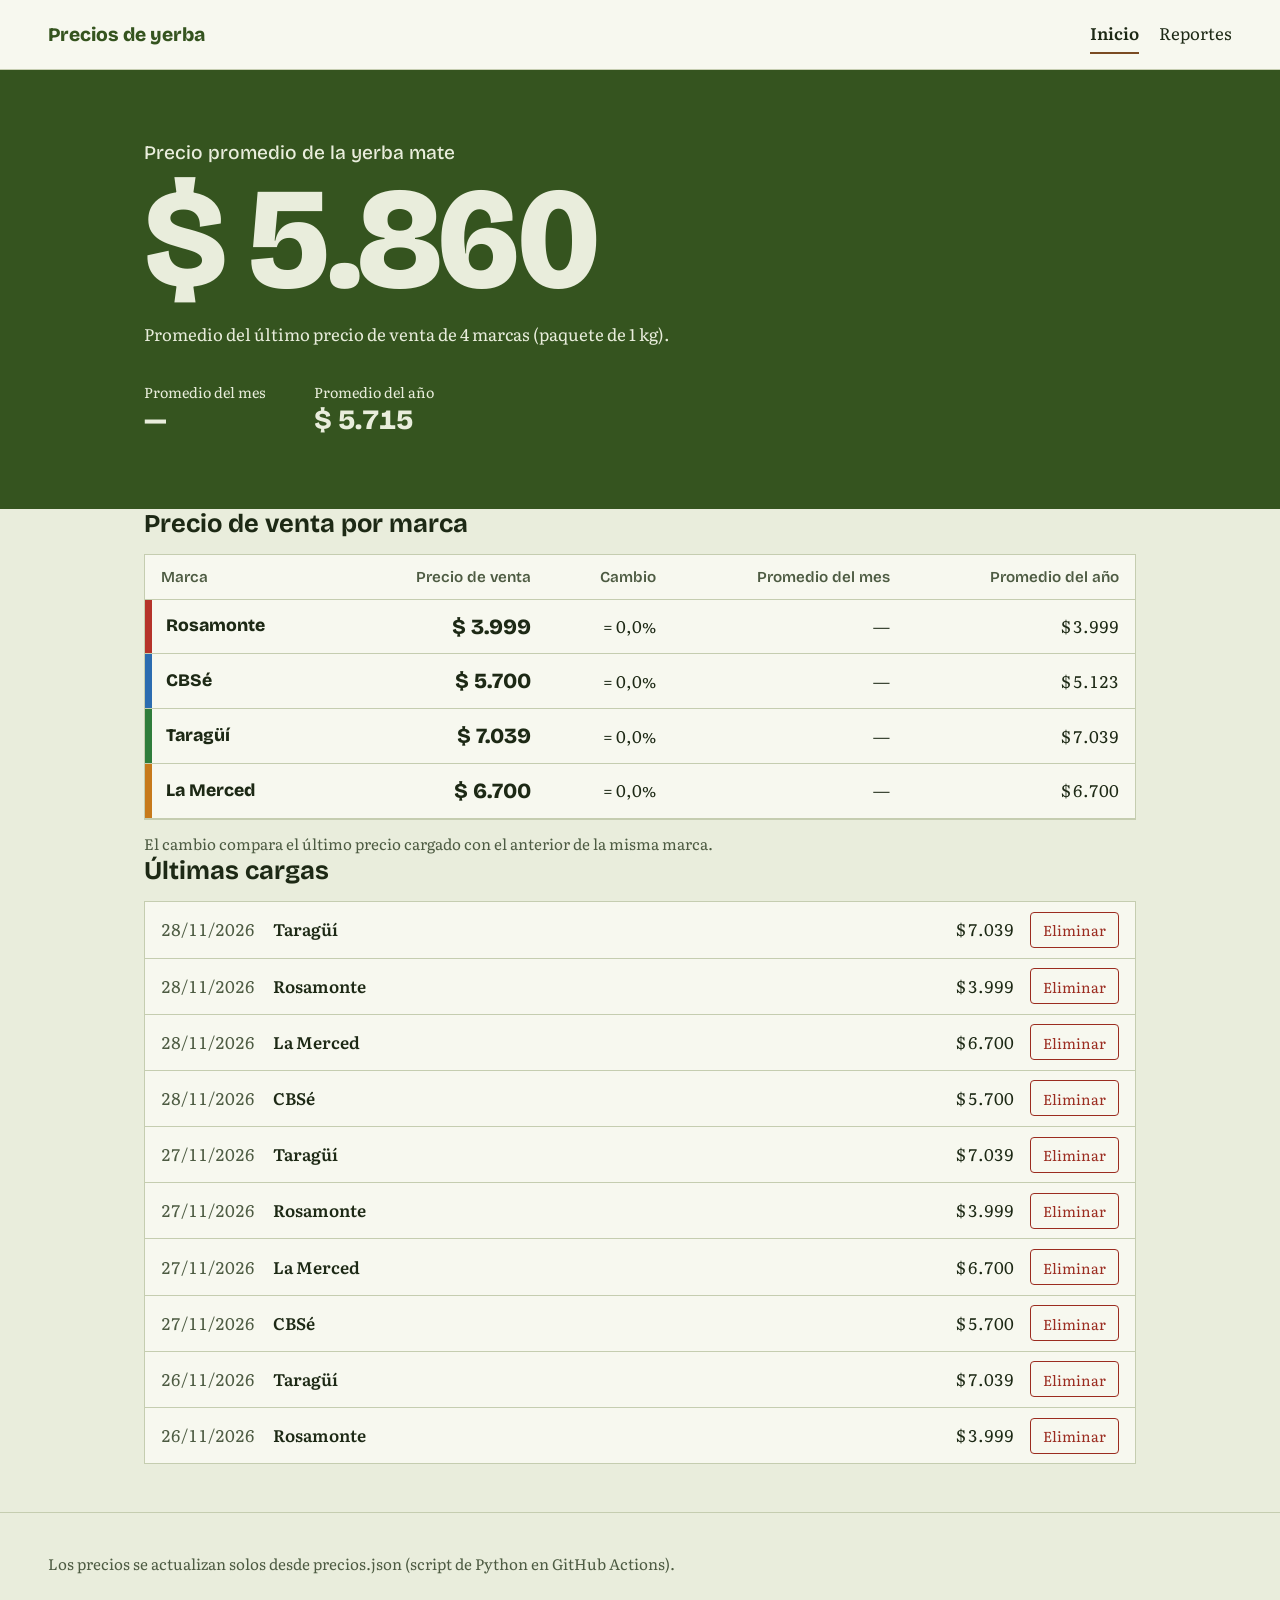
<file: index.html>
<!DOCTYPE html>
<html lang="es-AR">
<head>
  <meta charset="utf-8">
  <meta name="viewport" content="width=device-width, initial-scale=1">
  <title>Precios de la yerba mate</title>
  <link rel="preconnect" href="https://fonts.googleapis.com">
  <link rel="preconnect" href="https://fonts.gstatic.com" crossorigin>
  <link href="https://fonts.googleapis.com/css2?family=Bricolage+Grotesque:opsz,wght@12..96,500;12..96,600;12..96,800&family=Literata:wght@400;600&display=swap" rel="stylesheet">
  <link rel="stylesheet" href="style.css">
  <link rel="icon" href="data:image/svg+xml,<svg xmlns=%22http://www.w3.org/2000/svg%22 viewBox=%220 0 100 100%22><text y=%22.9em%22 font-size=%2290%22>🧉</text></svg>">
</head>
<body>
  <header class="barra">
    <a class="marca-sitio" href="index.html">Precios de yerba</a>
    <nav aria-label="Principal">
      <a href="index.html" aria-current="page">Inicio</a>
      <a href="reportes.html">Reportes</a>
    </nav>
  </header>

  <main>
    <section class="hero" aria-labelledby="t-promedio">
      <div class="contenedor">
        <h1 id="t-promedio">Precio promedio de la yerba mate</h1>
        <p class="gran-numero" id="promedio-actual">—</p>
        <p class="hero-nota" id="hero-nota">Promedio del último precio de venta de Rosamonte, CBSé, Taragüí y La Merced.</p>
        <dl class="resumen">
          <div>
            <dt>Promedio del mes</dt>
            <dd id="promedio-mes">—</dd>
          </div>
          <div>
            <dt>Promedio del año</dt>
            <dd id="promedio-anio">—</dd>
          </div>
        </dl>
      </div>
    </section>

    <div class="contenedor">
      <section class="bloque" aria-labelledby="t-tablero">
        <h2 id="t-tablero">Precio de venta por marca</h2>
        <div class="tabla-scroll">
          <table class="tabla">
            <thead>
              <tr>
                <th scope="col">Marca</th>
                <th scope="col" class="num">Precio de venta</th>
                <th scope="col" class="num">Cambio</th>
                <th scope="col" class="num">Promedio del mes</th>
                <th scope="col" class="num">Promedio del año</th>
              </tr>
            </thead>
            <tbody id="tbody-marcas"></tbody>
          </table>
        </div>
        <p class="nota">El cambio compara el último precio cargado con el anterior de la misma marca.</p>
      </section>

      <section class="bloque" aria-labelledby="t-form">
        <h2 id="t-form">Actualizar un precio</h2>
        <form id="form-precio">
          <div class="campos">
            <div class="campo">
              <label for="marca">Marca</label>
              <select id="marca" required></select>
            </div>
            <div class="campo">
              <label for="precio">Precio de venta ($)</label>
              <input id="precio" type="number" min="1" step="any" inputmode="decimal" required>
            </div>
            <div class="campo">
              <label for="fecha">Fecha</label>
              <input id="fecha" type="date" required>
            </div>
            <button class="boton" type="submit">Guardar precio</button>
          </div>
        </form>
        <p class="estado" id="estado" role="status" aria-live="polite"></p>
      </section>

      <section class="bloque" aria-labelledby="t-hist">
        <h2 id="t-hist">Últimas cargas</h2>
        <ul class="historial" id="historial"></ul>
      </section>

      <section class="bloque" aria-labelledby="t-datos">
        <h2 id="t-datos">Datos de prueba</h2>
        <div class="acciones">
          <button class="boton boton-sec" type="button" id="btn-ejemplo">Cargar un año de ejemplo</button>
          <button class="boton boton-sec" type="button" id="btn-vaciar">Borrar todos los precios</button>
        </div>
        <p class="nota">Los precios de ejemplo son inventados: sirven para probar los promedios y los reportes.</p>
      </section>
    </div>
  </main>

  <footer class="pie">
    <p id="pie-modo"></p>
  </footer>

  <script src="conexion.js"></script>
  <script src="app.js"></script>
</body>
</html>
</file>
<file: style.css>
:root {
  --papel: #e9eddc;
  --superficie: #f7f8ef;
  --tinta: #1d2915;
  --suave: #4d5b42;
  --yerba: #35541f;
  --cuia: #7a4b22;
  --linea: #c5cdb0;
  --borde-campo: #8e9a78;
  --alerta: #9b2c20;
  --titulos: "Bricolage Grotesque", "Trebuchet MS", system-ui, sans-serif;
  color-scheme: light;
}

* {
  box-sizing: border-box;
}

body {
  margin: 0;
  background: var(--papel);
  color: var(--tinta);
  font: 400 1.05rem/1.6 Literata, Georgia, serif;
}

h1,
h2,
h3 {
  font-family: var(--titulos);
  line-height: 1.15;
}

a {
  color: var(--yerba);
}

:focus-visible {
  outline: 3px solid var(--cuia);
  outline-offset: 2px;
}

.contenedor {
  max-width: 62rem;
  margin: 0 auto;
}

/* ---------- Barra superior ---------- */
.barra {
  display: flex;
  flex-wrap: wrap;
  align-items: center;
  justify-content: space-between;
  gap: 0.5rem 1.5rem;
  padding: 0.9rem clamp(1rem, 5vw, 3rem);
  background: var(--superficie);
  border-bottom: 1px solid var(--linea);
}

.barra .marca-sitio {
  font: 800 1.2rem var(--titulos);
  color: var(--yerba);
  text-decoration: none;
}

.barra nav {
  display: flex;
  gap: 1.25rem;
}

.barra nav a {
  color: var(--tinta);
  text-decoration: none;
  padding: 0.35rem 0;
  border-bottom: 2px solid transparent;
}

.barra nav a[aria-current="page"] {
  border-bottom-color: var(--cuia);
  font-weight: 600;
}

/* ---------- Hero ---------- */
.hero {
  background: var(--yerba);
  color: var(--papel);
  padding: clamp(2rem, 6vw, 4.5rem) clamp(1rem, 5vw, 3rem);
}

.hero h1 {
  margin: 0 0 0.5rem;
  font-weight: 500;
  font-size: 1.2rem;
}

.gran-numero {
  margin: 0;
  font: 800 clamp(3.5rem, 16vw, 9rem) / 0.95 var(--titulos);
  letter-spacing: -0.03em;
  font-variant-numeric: tabular-nums;
}

.hero-nota {
  margin: 0.75rem 0 0;
  max-width: 40rem;
}

.resumen {
  display: flex;
  flex-wrap: wrap;
  gap: 1rem 3rem;
  margin: 2rem 0 0;
}

.resumen dt {
  font-size: 0.9rem;
}

.resumen dd {
  margin: 0;
  font: 800 1.75rem var(--titulos);
  font-variant-numeric: tabular-nums;
}

/* ---------- Bloques ---------- */
main > .bloque {
  padding: clamp(1.5rem, 4vw, 2.5rem) clamp(1rem, 5vw, 3rem) 0;
}

.bloque h2 {
  margin: 0 0 1rem;
  font-size: 1.6rem;
}

.nota {
  color: var(--suave);
  font-size: 0.95rem;
  margin: 0.75rem 0 0;
}

.vacio {
  background: var(--superficie);
  border: 1px dashed var(--borde-campo);
  padding: 0.9rem 1rem;
  margin: 0 0 1rem;
}

/* ---------- Tablas ---------- */
.tabla-scroll {
  overflow-x: auto;
  background: var(--superficie);
  border: 1px solid var(--linea);
}

.tabla {
  width: 100%;
  min-width: 36rem;
  border-collapse: collapse;
  font-variant-numeric: tabular-nums;
}

.tabla th,
.tabla td {
  padding: 0.8rem 1rem;
  text-align: left;
  border-bottom: 1px solid var(--linea);
}

.tabla thead th {
  font: 600 0.95rem var(--titulos);
  color: var(--suave);
  white-space: nowrap;
}

.tabla .num {
  text-align: right;
}

.tabla tbody th {
  font-family: var(--titulos);
  font-weight: 800;
  font-size: 1.1rem;
  padding-left: 1.3rem;
  box-shadow: inset 7px 0 0 var(--c, var(--yerba));
  white-space: nowrap;
}

.tabla tfoot th,
.tabla tfoot td {
  font-weight: 600;
  background: var(--papel);
  border-bottom: 0;
}

.precio-actual {
  font: 800 1.35rem var(--titulos);
}

.sube {
  color: var(--cuia);
}

.baja {
  color: var(--yerba);
}

/* ---------- Formulario ---------- */
.campos {
  display: grid;
  grid-template-columns: repeat(auto-fit, minmax(11rem, 1fr));
  gap: 1rem;
  align-items: end;
}

.campo label {
  display: block;
  font-weight: 600;
  margin-bottom: 0.3rem;
}

.campo input,
.campo select {
  width: 100%;
  min-height: 2.75rem;
  padding: 0.55rem 0.75rem;
  font: inherit;
  color: var(--tinta);
  background: var(--superficie);
  border: 1.5px solid var(--borde-campo);
  border-radius: 4px;
}

.boton {
  min-height: 2.75rem;
  padding: 0.55rem 1.25rem;
  font: 600 1rem var(--titulos);
  color: var(--papel);
  background: var(--yerba);
  border: 1.5px solid var(--yerba);
  border-radius: 4px;
  cursor: pointer;
}

.boton:hover {
  background: #2a4418;
}

.boton-sec {
  color: var(--tinta);
  background: transparent;
  border-color: var(--borde-campo);
}

.boton-sec:hover {
  background: var(--superficie);
}

.acciones {
  display: flex;
  flex-wrap: wrap;
  gap: 0.75rem;
}

.estado {
  min-height: 1.6rem;
  margin: 0.75rem 0 0;
  font-weight: 600;
  color: var(--yerba);
}

.estado.error {
  color: var(--alerta);
}

/* ---------- Historial ---------- */
.historial {
  list-style: none;
  margin: 0;
  padding: 0;
  background: var(--superficie);
  border: 1px solid var(--linea);
}

.historial li {
  display: flex;
  flex-wrap: wrap;
  align-items: center;
  gap: 0.5rem 1rem;
  padding: 0.6rem 1rem;
  border-bottom: 1px solid var(--linea);
  font-variant-numeric: tabular-nums;
}

.historial li:last-child {
  border-bottom: 0;
}

.historial .h-fecha {
  color: var(--suave);
  min-width: 6rem;
}

.historial .h-marca {
  font-weight: 600;
  flex: 1;
}

.historial button {
  min-height: 2.25rem;
  padding: 0.2rem 0.75rem;
  font: inherit;
  font-size: 0.9rem;
  color: var(--alerta);
  background: transparent;
  border: 1px solid var(--alerta);
  border-radius: 4px;
  cursor: pointer;
}

/* ---------- Reportes ---------- */
.controles {
  display: flex;
  flex-wrap: wrap;
  gap: 1rem;
  align-items: end;
}

.controles .campo {
  min-width: 10rem;
}

.grafico {
  position: relative;
  height: 20rem;
  background: var(--superficie);
  border: 1px solid var(--linea);
  padding: 0.75rem;
}

.cifras {
  display: grid;
  grid-template-columns: repeat(auto-fit, minmax(13rem, 1fr));
  gap: 1rem 2rem;
  margin: 0;
}

.cifras dt {
  color: var(--suave);
  font-size: 0.95rem;
}

.cifras dd {
  margin: 0;
  font: 800 1.6rem var(--titulos);
  font-variant-numeric: tabular-nums;
}

.cifras dd small {
  display: block;
  font: 400 0.95rem Literata, Georgia, serif;
  color: var(--suave);
}

/* ---------- Pie ---------- */
.pie {
  margin-top: 3rem;
  padding: 1.5rem clamp(1rem, 5vw, 3rem) 2.5rem;
  border-top: 1px solid var(--linea);
  color: var(--suave);
  font-size: 0.95rem;
}

@media (prefers-reduced-motion: no-preference) {
  .boton,
  .boton-sec {
    transition: background-color 0.15s;
  }
}
</file>
